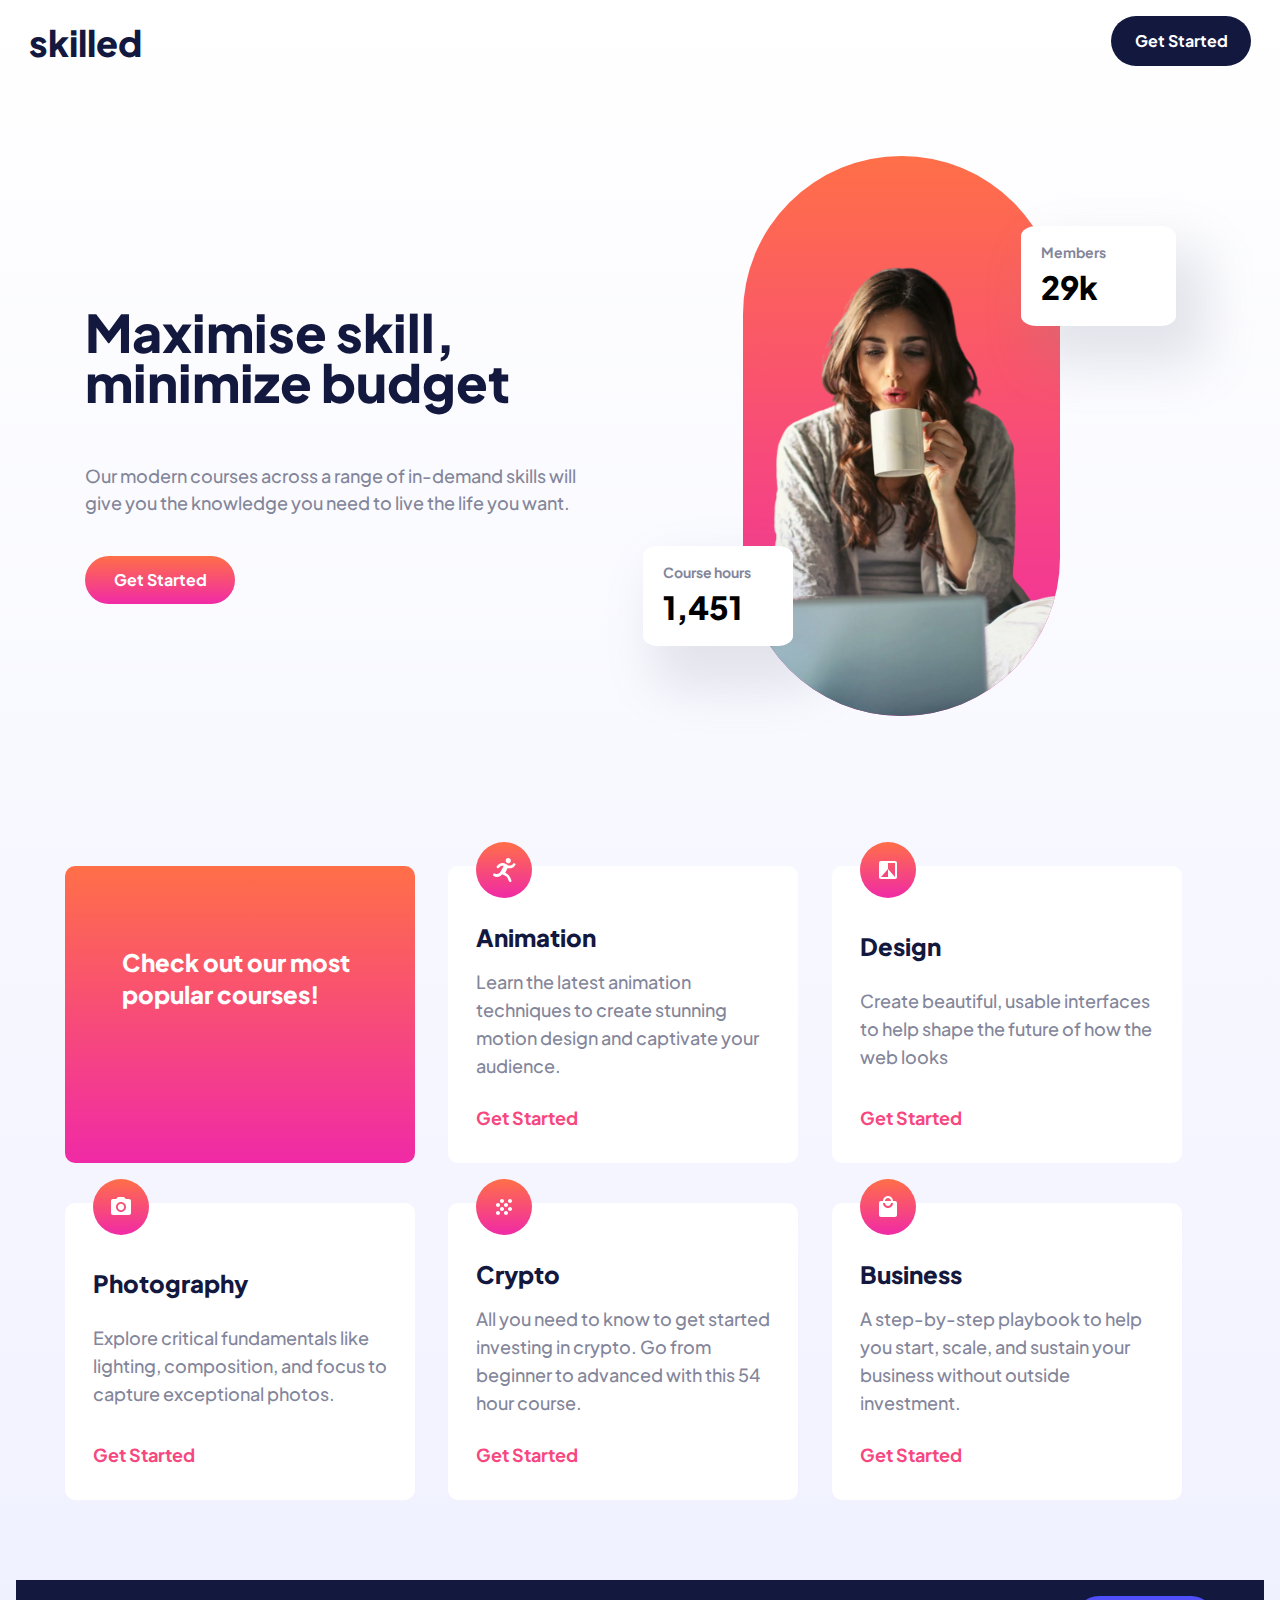
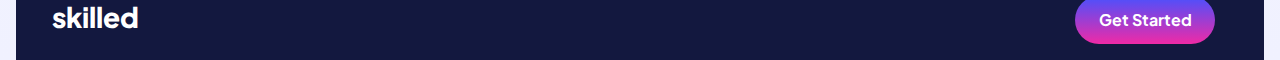
<file: index.html>
<html lang="en">

<head>
    <meta charset="UTF-8">
    <meta http-equiv="X-UA-Compatible" content="IE=edge">
    <meta name="viewport" content="width=device-width, initial-scale=1.0">
    <link rel="stylesheet" href="./css/reset.css">
    <link rel="stylesheet" href="./css/helpers.css">
    <link rel="stylesheet" href="./css/style.css">
    <title>landing page skilled grid</title>
</head>

<body>
    <header class="header">
        <div class="logo">skilled</div>
        <button class="button" id="bg-first-btn">
            <p class="GS-btn">Get Started</p>
        </button>
    </header>
    <main class="main">
        <section class="hero">
            <div class="title-desc-btn">
                <h1 class="h1">Maximise skill, <br />minimize budget</h1>
                <p class="description">Our modern courses across a range of in-demand skills will give you the knowledge
                    you need to live the life you want.</p>
                <button class="button" id="bg-second-btn">
                    <p class="GS-btn">Get Started</p>
                </button>
            </div>
            <div class="stats">
                <div class="bloc1"></div>
                <div class="members">
                    <p class="txt-14-b">Members</p>
                    <p class="txt-32-Eb">29k</p>
                </div>
                <div class="block-circle-gradient">
                    <img id="coffeeGirl" class="image" src="./img/coffeeGirl.svg" alt="coffeeGirl">
                </div>
                <div class="course-hours">
                    <span class="txt-14-b">Course hours</span>
                    <p class="txt-32-Eb">1,451</p>
                </div>
                <div class="bloc4"></div>
            </div>
        </section>
        <section class="cards">
            <div class="block-check-out">
                <p>Check out our most popular courses!</p>
            </div>
            <div class="card">
                <img id="animation" src="./img/animation.svg" alt="animation" />
                <h2>Animation</h2>
                <p class="tx-card">Learn the latest animation techniques to create stunning motion design and captivate
                    your audience.</p>
                <div class="card-links"><a href="#">Get Started</a></div>
            </div>
            <div class="card">
                <img id="design" src="./img/design.svg" alt="design" />

                <h2>Design</h2>
                <p class="tx-card">Create beautiful, usable interfaces to help shape the future of how the web looks</p>
                <div class="card-links"><a href="#">Get Started</a></div>
            </div>
            <div class="card">
                <div class="circle-photo">
                    <img id="photo" src="./img/photo.svg" alt="photo" />
                </div>
                <h2>Photography</h2>
                <p class="tx-card">Explore critical fundamentals like lighting, composition, and focus to capture
                    exceptional photos.</p>
                <div class="card-links"><a href="#">Get Started</a></div>
            </div>
            <div class="card">
                <div class="circle-crypto">
                    <img id="crypto" src="./img/crypto.svg" alt="crypto" />
                </div>
                <h2>Crypto</h2>
                <p class="tx-card">All you need to know to get started investing in crypto. Go from beginner to advanced
                    with this 54 hour course.</p>
                <div class="card-links"><a href="#">Get Started</a></div>
            </div>

            <div class="card">
                <div class="circle-business">
                    <img id="business" src="./img/business.svg" alt="business" />
                </div>
                <h2>Business</h2>
                <p class="tx-card">A step-by-step playbook to help you start, scale, and sustain your business without
                    outside investment.</p>
                <div class="card-links"><a href="#">Get Started</a></div>
            </div>
        </section>
    </main>
    <footer class="footer">
        <div class="logo-footer">
            skilled
        </div>

        <button class="button" id="bg-third-btn">
            <p class="GS-btn">Get Started</p>
        </button>
    </footer>


</body>

</html>
</file>
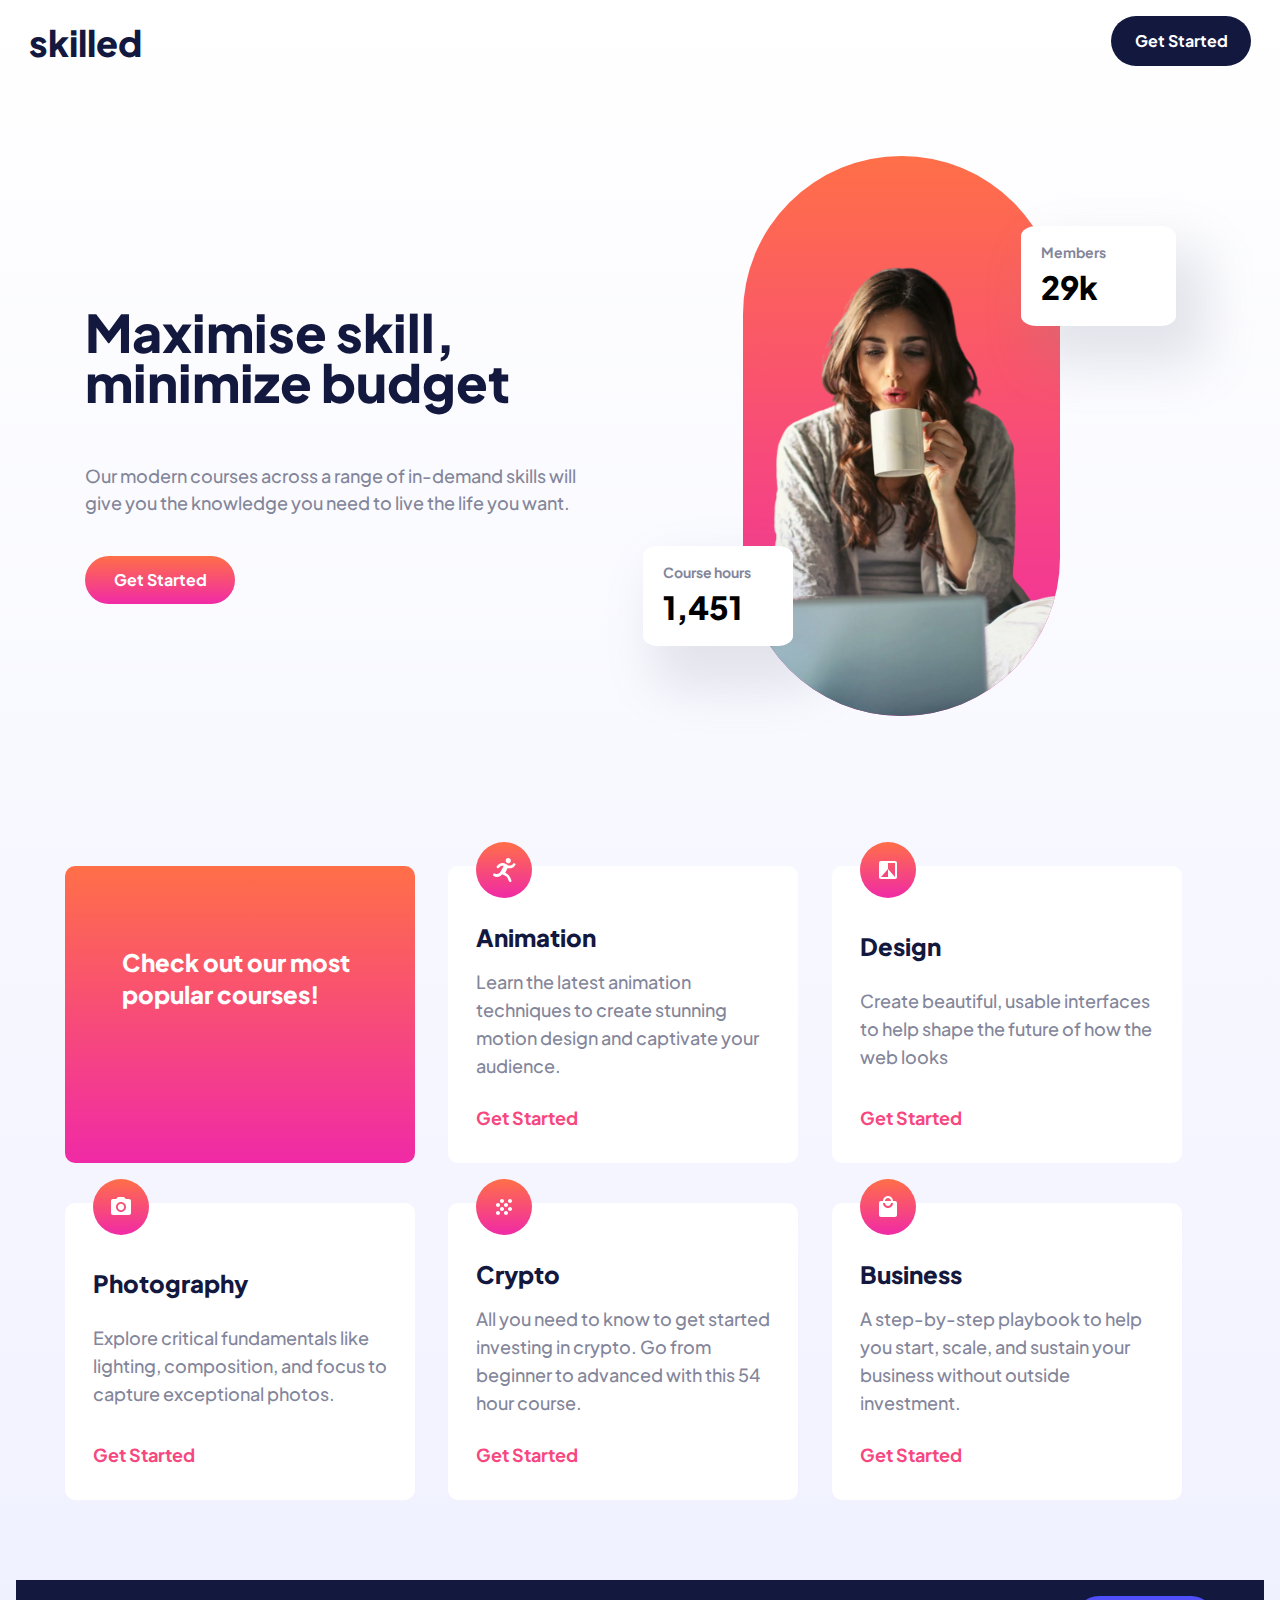
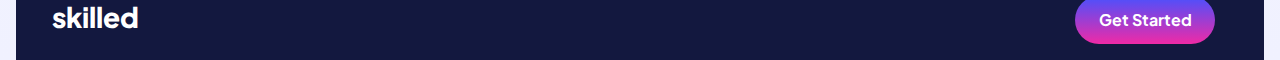
<file: html/index.html>
<html lang="en">
<head>
    <meta charset="UTF-8">
    <meta http-equiv="X-UA-Compatible" content="IE=edge">
    <meta name="viewport" content="width=device-width, initial-scale=1.0">

    <link rel="stylesheet" href="../css/reset.css">
    <link rel="stylesheet" href="../css/helpers.css">
    <link rel="stylesheet" href="../css/style.css">
    <title>landing page skilled grid</title>
</head>
<body>
    <header class="header">
        <div class="logo">skilled</div>
        <button class="button" id="bg-first-btn"><p class="GS-btn">Get Started</p></button>
    </header>
    <main class="main">
        <section class="hero">
            <div class="title-desc-btn">
                <h1 class="h1">Maximise skill, <br/>minimize budget</h1>
                <p class="description">Our modern courses across a range of in-demand skills will give you the knowledge you need to live the life you want.</p>
                <button class="button" id="bg-second-btn"><p class="GS-btn">Get Started</p></button>
            </div>
            <div class="stats">
                <div class="bloc1"></div>
                <div class="members">
                    <p class="txt-14-b">Members</p>
                    <p class="txt-32-Eb">29k</p>
                </div>
                <div class="block-circle-gradient">
                    <img id="coffeeGirl" class="image" src="../img/coffeeGirl.svg" alt="coffeeGirl">
                </div>
                <div class="course-hours">
                    <span class="txt-14-b">Course hours</span>
                    <p class="txt-32-Eb">1,451</p>
                </div>
                <div class="bloc4"></div>
            </div>
        </section>
        <section class="cards">
        <div class="block-check-out"><p>Check out our most popular courses!</p></div>
        <div class="card">
                <img id="animation" src="../img/animation.svg" alt="animation" />
            <h2>Animation</h2>
            <p class="tx-card">Learn the latest animation techniques to create stunning motion design and captivate your audience.</p>
            <div class="card-links"><a href="#">Get Started</a></div>
        </div>
        <div class="card">
            <img id="design" src="../img/design.svg" alt="design" />
            
            <h2>Design</h2>
            <p class="tx-card">Create beautiful, usable interfaces to help shape the future of how the web looks</p>
            <div class="card-links"><a href="#">Get Started</a></div>
        </div>
        <div class="card">
            <div class="circle-photo">
                <img id="photo" src="../img/photo.svg" alt="photo" />
            </div>
            <h2>Photography</h2>
            <p class="tx-card">Explore critical fundamentals like lighting, composition, and focus to capture exceptional photos.</p>
            <div class="card-links"><a href="#">Get Started</a></div>
        </div>
        <div class="card">
            <div class="circle-crypto">
                <img id="crypto" src="../img/crypto.svg" alt="crypto" />
            </div>
            <h2>Crypto</h2>
            <p class="tx-card">All you need to know to get started investing in crypto. Go from beginner to advanced with this 54 hour course.</p>
            <div class="card-links"><a href="#">Get Started</a></div>
        </div>

        <div class="card">
            <div class="circle-business">
                <img id="business" src="../img/business.svg"     alt="business" />
            </div>
            <h2>Business</h2>
            <p class="tx-card">A step-by-step playbook to help you start, scale, and sustain your business without outside investment.</p>
            <div class="card-links"><a href="#">Get Started</a></div>
        </div>
        </section>
    </main>
    <footer class="footer">
        <div class="logo-footer">
            skilled
        </div>

        <button class="button" id="bg-third-btn"><p class="GS-btn">Get Started</p></button>
    </footer>

    
</body>
</html>
</file>
<file: css/helpers.css>
/* CSS Debugger */
/* * {
	outline: 1px solid red;
} */

/* HTML Debugger */
img:not([alt]) {
	border: 10px solid red;
}

/* Set root font-size @10px equivalent */
html {
    font-size: 62.5%;
}

/* Remove focus for mouse users */
:focus:not(:focus-visible) {
  outline: none;
}

/* Set core body defaults */
body {
  font-size: 1.6rem;
}

/* Set cursor pointer */
label[for],
button,
input[type="submit"],
select {
  cursor: pointer;
}

/* Remove font style on address */
address {
  font-style: normal;
}

/* Text meant only for screen readers. */
.screen-reader-text {
  clip: rect(1px, 1px, 1px, 1px);
  height: 1px;
  overflow: hidden;
  width: 1px;
  position: absolute;
  white-space: nowrap;
}

/* Image replacement technique 2012 H5BP  - https://css-tricks.com/the-image-replacement-museum/ */
.ir {
  font: 0/0 a;
  color: transparent;
  border: 0;
  text-shadow: none;
}

/* Print external URLs */
@media print {
  a[href]:not([href^='#'])::after {
    content: '('attr(href)')';
  }
}
</file>
<file: css/style.css>
/* plus-jakarta-sans-500 - latin */
@font-face {
    font-display: swap;
    font-family: 'Plus Jakarta Sans';
    font-style: normal;
    font-weight: 500;
    src: url('../fonts/plus-jakarta-sans-v3-latin-500.eot'); /* IE9 Compat Modes */
    src: local(''),
         url('../fonts/plus-jakarta-sans-v3-latin-500.eot?#iefix') format('embedded-opentype'), /* IE6-IE8 */
         url('../fonts/plus-jakarta-sans-v3-latin-500.woff2') format('woff2'), /* Super Modern Browsers */
         url('../fonts/plus-jakarta-sans-v3-latin-500.woff') format('woff'), /* Modern Browsers */
         url('../fonts/plus-jakarta-sans-v3-latin-500.ttf') format('truetype'), /* Safari, Android, iOS */
         url('../fonts/plus-jakarta-sans-v3-latin-500.svg#PlusJakartaSans') format('svg'); /* Legacy iOS */
  }
  /* plus-jakarta-sans-700 - latin */
  @font-face {
    font-display: swap;
    font-family: 'Plus Jakarta Sans';
    font-style: normal;
    font-weight: 700;
    src: url('../fonts/plus-jakarta-sans-v3-latin-700.eot'); /* IE9 Compat Modes */
    src: local(''),
         url('../fonts/plus-jakarta-sans-v3-latin-700.eot?#iefix') format('embedded-opentype'), /* IE6-IE8 */
         url('../fonts/plus-jakarta-sans-v3-latin-700.woff2') format('woff2'), /* Super Modern Browsers */
         url('../fonts/plus-jakarta-sans-v3-latin-700.woff') format('woff'), /* Modern Browsers */
         url('../fonts/plus-jakarta-sans-v3-latin-700.ttf') format('truetype'), /* Safari, Android, iOS */
         url('../fonts/plus-jakarta-sans-v3-latin-700.svg#PlusJakartaSans') format('svg'); /* Legacy iOS */
  }
  /* plus-jakarta-sans-800 - latin */
  @font-face {
    font-display: swap;
    font-family: 'Plus Jakarta Sans';
    font-style: normal;
    font-weight: 800;
    src: url('../fonts/plus-jakarta-sans-v3-latin-800.eot'); /* IE9 Compat Modes */
    src: local(''),
         url('../fonts/plus-jakarta-sans-v3-latin-800.eot?#iefix') format('embedded-opentype'), /* IE6-IE8 */
         url('../fonts/plus-jakarta-sans-v3-latin-800.woff2') format('woff2'), /* Super Modern Browsers */
         url('../fonts/plus-jakarta-sans-v3-latin-800.woff') format('woff'), /* Modern Browsers */
         url('../fonts/plus-jakarta-sans-v3-latin-800.ttf') format('truetype'), /* Safari, Android, iOS */
         url('../fonts/plus-jakarta-sans-v3-latin-800.svg#PlusJakartaSans') format('svg'); /* Legacy iOS */
  }

  /* Colors */

:root {

    --light-blue : #666CA3;
    --dark-blue : #13183F;
    --grey: #83869A;
    --pink: #F74780;
    --light-pink: #FFA7C3;
    --white: #FFFFFF;
    --grad-orange-pink: linear-gradient( #ff6f48, #f02aa6);
    --grad-orange-pink-hover: linear-gradient(#f02aa6, #ff6f48, 0.3);
    --grad-blue-pink: linear-gradient(#4851FF, #F02AA6); 
    --grad-blue-pink-hover: linear-gradient(#f02aa6, #ff6f48, 0.3);
    --grad-white-lightgrey: linear-gradient(#FFFFFF, #F0F1FF);
    --bg-cards: var(--grad-white-lightgrey);
    --bg-first-btn: var(--dark-blue);
    --bg-first-btn-hover : var(--light-blue);
    --bg-second-btn: var(--grad-orange-pink);
    --bg-second-btn-hover : var(--grad-orange-pink-hover);
    --bg-third-btn: var(--grad-blue-pink);
    --bg-third-btn-hover: var(--grad-blue-pink-hover);

}

*:focus {
    outline: 2px solid var(--bg-first-btn-hover);
    outline-offset: 0.5rem;
}
body{
    background-image: var(--bg-cards);
}

.header{
    display:flex;
    justify-content: space-between;
}

.button{
    display:inline-block;
    line-height: 28px;
    text-decoration:none;
    color:#FFF;
    border-radius: 28px;
    border:none;
    min-width: 140px;
    max-width:150px;
    min-height:48px;
    max-height:50px;
    font-weight: 700;
    font-size:16px;
}

/* Backgrounds color and image boutons */

#bg-first-btn{
    background-color : var(--bg-first-btn);
}
#bg-first-btn:hover{
    background-color: var(--bg-first-btn-hover);
}
#bg-second-btn{
    margin-top:24px;
    background-image: var(--bg-second-btn);
}
#bg-second-btn:hover{
    opacity: .5;
}
#bg-third-btn{
    background-image: var(--bg-third-btn);
}
#bg-third-btn:hover{
    opacity: .5;
}

/* Fonts texts */

.logo {
    font-weight:800;
    font-size:28px;
    color:var(--dark-blue);
}

.h1{
    font-size: 4rem;
    color:var(--dark-blue);
    line-height: 4rem;
    padding-top: 38px;
    font-weight:800;
    line-height: 50px;
}
.txt-14-b{
    font-size:1.4rem;
    color:var(--grey);
    font-weight: 700;
}
.txt-32-Eb{
    font-size:3.2rem;
    font-weight: 800;
}

.tx-card{
    font-size:1.6rem;
    color:var(--grey);
    font-weight: 500;
    line-height: 28px;
}

.title-desc-btn{
    display:grid;
    row-gap: 1em;
}
.description{
    color:var(--grey);
}
.hero{
    display:grid;
    margin-left: auto;
    margin-right: auto;
    width:100%;
}
.stats{
    display:grid;
    margin-top:46px;
    max-width: 37.5rem;
    margin:auto;
}


.bloc1{
    grid-area: -1/1/6/2;
    width:3.7rem;
}

.block-circle-gradient{
    border-radius:50%;
    background-image: var(--bg-second-btn);
    overflow: hidden;
    grid-area: 2 / 2 / 5 / 5;
    width: 250px;
    height: 250px;
    z-index: 1;
    
}
#coffeeGirl {
    margin-left: 1rem;
}
.members {
    display: inline-block;
    background-color: white;
	border: none;
	border-radius: 10%;
	padding: 1.6rem 2rem;
	box-shadow: 22px 30px 50px 10px rgba(131, 134, 154, 0.2);
    grid-column-start: 4;
    grid-column-end: 6;
    grid-row-start: 1;
    grid-row-end: 3;
    height: 100px;
    width: 100px;
    z-index: 2;
}

.course-hours{
    background-color: white;
    display:inline-block;
    box-shadow: 22px 30px 50px 10px rgba(131, 134, 154, 0.2);
    border: none;
    border-radius:10%;
    padding:1.6rem 2rem;
    grid-area: 4 /1 /6 /3;
    width: 150px;
    height: 100px;
    z-index: 2;
}


.bloc4{
    grid-area:3/3/4/4;
    width:67px;
    height:100px;
}

@media (min-width:760px) {
    .logo{
        font-size: clamp(1rem, 2rem + 1.25vw, 4.6rem);
        padding-left:clamp(1rem, 1vw, 2rem);
    }
    .hero{
        min-height:540px;
        grid-template-columns:1fr 1fr;
        max-width:780px;
        margin-top: 3.6rem;
        align-items: center;
        justify-content: center; 
    }
    .title-desc-btn{
        width:100%;
    }
    .h1 {
        margin-block-end: .75em;
        font-weight: 800;
        font-size: clamp(4rem,4.3vw, 5.2rem);
        /* line-height: 1; */
        width: auto;
    }
    .description{
        font-size: clamp(1.6rem, 2vw,1.8rem);
    }
    .button{
        margin-right:clamp(1rem, 1vw, 2rem);
    }
    .stats{
        max-width: clamp(434px, 560px, 560px);
        margin:0;
        justify-content: center;
    }
    .bloc1{
        width:100px;
    }
    .block-circle-gradient{
        min-height:390px;
        border-radius: 158.5px;
        max-width: 220px;
    }
    #coffeeGirl {
        margin-left:0;
        position:relative;
        top:58px;


    }
    .members{
        position:relative;
        left:30px;
        top:40px;
    }
    .bloc4{
        width:4px;
    }
}

.cards{
    display:grid;
    margin-top: 6rem;
    margin-right: auto;
    margin-left: auto;
    justify-content: center;

}
.block-check-out {
    display: inline-block;
    background-image: var(--bg-second-btn);
    border-radius:10px;
    margin-top: 6.6rem;
    min-width: 340px;
    min-height:120px;
    max-width:350px;
    max-height: 320px;
}


.block-check-out p{
    color:#FFF;
    font-size:2.4rem;
    font-weight:800;
    padding-top:2.4rem;
    padding-right:8%;
    padding-left: 8%;
    line-height: 3.2rem;
   
}
.card {
	display: grid;
	margin-top: 4rem;
	padding-bottom: 3.2rem;
	background-color: #fff;
	border-radius: 10px;
	min-width: 340px;
	max-width: 350px;
	max-height: 320px;
	padding-left: 28px;
	padding-right: 28px;
	align-content: space-between;
}

.card img{
    position: relative;
    bottom: 24px;
}
.card h2{
    font-weight: 800;
    font-size: 2rem;
    color: var(--dark-blue);
}
.card p{
    padding-top: 1.6rem;
    
}
.card-links{
    padding-top: 2.4rem;
}
.card-links a{
    text-decoration: none;
    color: var(--pink);
    font-weight:700;
    font-size: 1.8rem;
}
@media (min-width:760px) {
    .cards{
        grid-template-columns: repeat(2, 1fr);
        max-width:780px;
    }

    .block-check-out {
        min-height: 26rem;
        margin:40px 0 0 0;
        padding-top:5.6rem;
        padding-left:3.2rem;
    }
}

@media (min-width:1100px) {
    .hero{
        max-width: 1110px;
        grid-template-columns: 457fr 555fr;
        gap:98;
    }
    .stats {
        max-width:100%;
    }
    .bloc1{
        width:100px;
    }
    .block-circle-gradient{
        height:560px;
        min-width:317px;
    }
    #coffeeGirl{
        position:relative;
        top:100px;
        left:10px;
        height:483px;
        width:350px;
    }
    .members{
        position:relative;
        left:100px;
        top:120px;
        width: 155px; 
    }
    .cards{
        grid-template-columns: repeat(3, 1fr);
        max-width:1150px;
    }
    .block-check-out {
        min-height: 26rem;
        margin:40px 0 0 0;
        padding-top:5.6rem;
        padding-left:3.2rem;
    }
    .card h2{
        font-weight: 800;
        font-size: 2.4rem;
        line-height: 3rem;
    }
    .tx-card{
        font-size: 18px;
    }
}

.footer{
    background-color: var(--bg-first-btn);
    margin-top:8rem;
    display:flex;
    justify-content:space-between;
    padding: 1.6rem 3.6rem;
    width:100%; 
}
.logo-footer {
    color:#FFF;
    font-weight:800;
    font-size:2.8rem;
}
</file>
